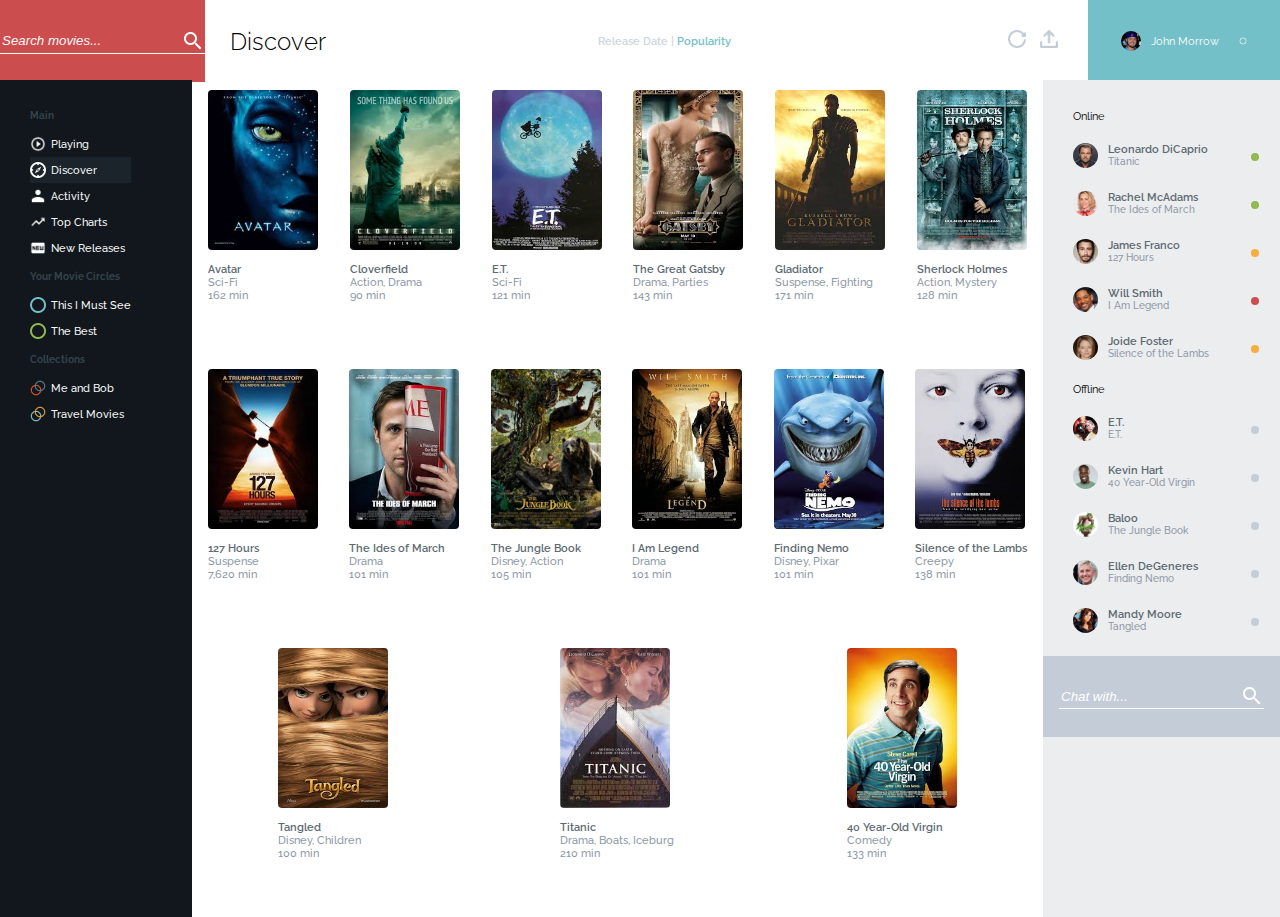
<file: index.html>
<!DOCTYPE html>
<html>
<head>
  <title>Movie Website (CSS Project)</title>
  <link rel="stylesheet" type="text/css" href="style.css">
  <link href="https://fonts.googleapis.com/css?family=Raleway:300i,400,400i,500,500i,600,600i,700,700i,800,800i" rel="stylesheet">
</head>

<body class="site">
  <div class="topSuperContainer">
    <div class="topContainer">

      <div class="topLeftSidebar">
        <div class="header__search">
          <input class="search" type="text" name="search" placeholder="Search movies..."><img class="search__image" src="images/search.png" alt="search">
        </div>
      </div>

      <div class="topMainContent">

        <div class="header__title">Discover
        </div>
    
        <div class="header__sort">
          <div class="sort__item">Release Date 
          </div>
          <div class="sort__divide">|
          </div>
          <div class="sort__item sort__item--selected"> Popularity
          </div>
        </div>
    
        <div>
          <img class="header__icon" src="images/refresh.png" alt="refresh">
          <img class="header__icon" src="images/launch.png" alt="start movie">
        </div>

      </div>

      <div class="topRightSidebar">
        <div class="header__profile">
          <div class="profile">
            <img class="profile__image" src="images/me_4.jpg" alt="profile image">
              John Morrow
            <img class=" profile__status" src="images/radio_button.png" alt="online status">
          </div>
        </div>
      </div>

    </div>
  </div>

  <div class="superContainer">
    <div class="container">
       <div class="leftSidebar"> 
        <div class="nav">
          <div class="nav__title">Main
            <ul class="nav__list">
              <li class="nav__items nav__items--playing"><img class="nav__image" src="images/play.png">Playing</li>
              <li class="nav__items nav__items--is_selected nav__items--discover"><img class="nav__image" src="images/compass.png">Discover</li>
              <li class="nav__items nav__items--activity"><img class="nav__image" src="images/person.png">  Activity</li>
              <li class="nav__items nav__items--topCharts"><img class="nav__image" src="images/trending_up.png">Top Charts</li>
              <li class="nav__items nav__items--newReleases"><img class="nav__image" src="images/new.png">New Releases</li>
            </ul>
          </div>
          <div class="nav__title">Your Movie Circles
            <ul class="nav__list">
              <li class="nav__items nav__items--mustSee"><img class="nav__image" src="images/blue_ring.png">This I Must See</li>
              <li class="nav__items nav__items--theBest"><img class="nav__image" src="images/green_ring.png">The Best</li>
            </ul>
          </div>
          <div class="nav__title">Collections
            <ul class="nav__list">
              <li class="nav__items nav__items--bobAndMe"><img class="nav__image" src="images/blue_orange_rings.png">Me and Bob</li>
              <li class="nav__items nav__items--travelMovies"><img class="nav__image" src="images/blue_yellow_rings.png">Travel Movies</li>
            </ul>
          </div>
        </div>
      </div>

      <div class="mainContent">

        <div class="movie">
          <div class="movie__posterImage"><img class="movie__image" src="images/movies/avatar.jpeg"></div>
          <div class="movie__title">Avatar</div>
          <div class="movie__genre">Sci-Fi</div>
          <div class="movie__runTime">162 min</div>
        </div>

        <div class="movie">
          <div class="movie__posterImage"><img class="movie__image" src="images/movies/clover.jpeg"></div>
          <div class="movie__title">Cloverfield</div>
          <div class="movie__genre">Action, Drama</div>
          <div class="movie__runTime">90 min</div>
        </div>

        <div class="movie">
          <div class="movie__posterImage"><img class="movie__image" src="images/movies/et.jpeg"></div>
          <div class="movie__title">E.T.</div>
          <div class="movie__genre">Sci-Fi</div>
          <div class="movie__runTime">121 min</div>
        </div>

        <div class="movie">
          <div class="movie__posterImage"><img class="movie__image" src="images/movies/gatsby.jpeg"></div>
          <div class="movie__title">The Great Gatsby</div>
          <div class="movie__genre">Drama, Parties</div>
          <div class="movie__runTime">143 min</div>
        </div>

        <div class="movie">
          <div class="movie__posterImage"><img class="movie__image" src="images/movies/gladiator.jpeg"></div>
          <div class="movie__title">Gladiator</div>
          <div class="movie__genre">Suspense, Fighting</div>
          <div class="movie__runTime">171 min</div>
        </div>

        <div class="movie">
          <div class="movie__posterImage"><img class="movie__image" src="images/movies/holmes.jpeg"></div>
          <div class="movie__title">Sherlock Holmes</div>
          <div class="movie__genre">Action, Mystery</div>
          <div class="movie__runTime">128 min</div>
        </div>

        <div class="movie">
          <div class="movie__posterImage"><img class="movie__image" src="images/movies/hours.jpeg"></div>
          <div class="movie__title">127 Hours</div>
          <div class="movie__genre">Suspense</div>
          <div class="movie__runTime">7,620 min</div>
        </div>

        <div class="movie">
          <div class="movie__posterImage"><img class="movie__image" src="images/movies/ides.jpeg"></div>
          <div class="movie__title">The Ides of March</div>
          <div class="movie__genre">Drama</div>
          <div class="movie__runTime">101 min</div>
        </div>

        <div class="movie">
          <div class="movie__posterImage"><img class="movie__image" src="images/movies/jungle.jpeg"></div>
          <div class="movie__title">The Jungle Book</div>
          <div class="movie__genre">Disney, Action</div>
          <div class="movie__runTime">105 min</div>
        </div>
        
        <div class="movie">
          <div class="movie__posterImage"><img class="movie__image" src="images/movies/legend.jpeg"></div>
          <div class="movie__title">I Am Legend</div>
          <div class="movie__genre">Drama</div>
          <div class="movie__runTime">101 min</div>
        </div>

        <div class="movie">
          <div class="movie__posterImage"><img class="movie__image" src="images/movies/nemo.jpeg"></div>
          <div class="movie__title">Finding Nemo</div>
          <div class="movie__genre">Disney, Pixar</div>
          <div class="movie__runTime">101 min</div>
        </div>

        <div class="movie">
          <div class="movie__posterImage"><img class="movie__image" src="images/movies/silence.jpeg"></div>
          <div class="movie__title">Silence of the Lambs</div>
          <div class="movie__genre">Creepy</div>
          <div class="movie__runTime">138 min</div>
        </div>

        <div class="movie">
          <div class="movie__posterImage"><img class="movie__image" src="images/movies/tangled.jpeg"></div>
          <div class="movie__title">Tangled</div>
          <div class="movie__genre">Disney, Children</div>
          <div class="movie__runTime">100 min</div>
        </div>

        <div class="movie">
          <div class="movie__posterImage"><img class="movie__image" src="images/movies/titanic.jpeg"></div>
          <div class="movie__title">Titanic</div>
          <div class="movie__genre">Drama, Boats, Iceburg</div>
          <div class="movie__runTime">210 min</div>
        </div>
        
        <div class="movie">
          <div class="movie__posterImage"><img class="movie__image" src="images/movies/virgin.jpeg"></div>
          <div class="movie__title">40 Year-Old Virgin</div>
          <div class="movie__genre">Comedy</div>
          <div class="movie__runTime">133 min</div>
        </div>

      </div>

      <div class="rightSidebar">
        <div class="friends__online">Online

          <div class="friends__profile">
            <div class="friend__left">
              <img class="friend__image" src="images/faces/leo.jpg" alt="friend image">
            </div>
            <div class="friend__main">
              <div class="friend__name">Leonardo DiCaprio</div>
              <div class="friend__movie">Titanic</div>
            </div>
            <div class="friend__right">
              <svg height="28" width="10"><circle cx="5" cy="14" r="4" fill="#93B951" /></svg>
            </div>
          </div>

          <div class="friends__profile">
            <div class="friend__left">
              <img class="friend__image" src="images/faces/rachel.jpg" alt="friend image">
            </div>
            <div class="friend__main">
              <div class="friend__name">Rachel McAdams</div>
              <div class="friend__movie">The Ides of March</div>
            </div>
            <div class="friend__right">
              <svg height="28" width="10"><circle cx="5" cy="14" r="4" fill="#93B951" /></svg>
            </div>
          </div>

          <div class="friends__profile">
            <div class="friend__left">
              <img class="friend__image" src="images/faces/franco.jpg" alt="friend image">
            </div>
            <div class="friend__main">
              <div class="friend__name">James Franco</div>
              <div class="friend__movie">127 Hours</div>
            </div>
            <div class="friend__right">
              <svg height="28" width="10"><circle cx="5" cy="14" r="4" fill="#F5AE3F" /></svg>
            </div>
          </div>

          <div class="friends__profile">
            <div class="friend__left">
              <img class="friend__image" src="images/faces/will.jpg" alt="friend image">
            </div>
            <div class="friend__main">
              <div class="friend__name">Will Smith</div>
              <div class="friend__movie">I Am Legend</div>
            </div>
            <div class="friend__right">
              <svg height="28" width="10"><circle cx="5" cy="14" r="4" fill="#CC4D4D" /></svg>
            </div>
          </div>

          <div class="friends__profile">
            <div class="friend__left">
              <img class="friend__image" src="images/faces/foster.jpg" alt="friend image">
            </div>
            <div class="friend__main">
              <div class="friend__name">Joide Foster</div>
              <div class="friend__movie">Silence of the Lambs</div>
            </div>
            <div class="friend__right">
              <svg height="28" width="10"><circle cx="5" cy="14" r="4" fill="#F5AE3F" /></svg>
            </div>
          </div>
        </div>

        <div class="friends__offline">Offline

          <div class="friends__profile">
            <div class="friend__left">
              <img class="friend__image" src="images/faces/et.jpg" alt="friend image">
            </div>
            <div class="friend__main">
              <div class="friend__name">E.T.</div>
              <div class="friend__movie">E.T.</div>
            </div>
            <div class="friend__right">
              <svg height="28" width="10"><circle cx="5" cy="14" r="4" fill="#C4CCD8" /></svg>
            </div>
          </div>

          <div class="friends__profile">
            <div class="friend__left">
              <img class="friend__image" src="images/faces/kevin.jpg" alt="friend image">
            </div>
            <div class="friend__main">
              <div class="friend__name">Kevin Hart</div>
              <div class="friend__movie">40 Year-Old Virgin</div>
            </div>
            <div class="friend__right">
              <svg height="28" width="10"><circle cx="5" cy="14" r="4" fill="#C4CCD8" /></svg>
            </div>
          </div>

          <div class="friends__profile">
            <div class="friend__left">
              <img class="friend__image" src="images/faces/baloo.jpg" alt="friend image">
            </div>
            <div class="friend__main">
              <div class="friend__name">Baloo</div>
              <div class="friend__movie">The Jungle Book</div>
            </div>
            <div class="friend__right">
              <svg height="28" width="10"><circle cx="5" cy="14" r="4" fill="#C4CCD8" /></svg>
            </div>
          </div>

          <div class="friends__profile">
            <div class="friend__left">
              <img class="friend__image" src="images/faces/ellen.jpg" alt="friend image">
            </div>
            <div class="friend__main">
              <div class="friend__name">Ellen DeGeneres</div>
              <div class="friend__movie">Finding Nemo</div>
            </div>
            <div class="friend__right">
              <svg height="28" width="10"><circle cx="5" cy="14" r="4" fill="#C4CCD8" /></svg>
            </div>
          </div>

          <div class="friends__profile">
            <div class="friend__left">
              <img class="friend__image" src="images/faces/mandi-candy.jpg" alt="friend image">
            </div>
            <div class="friend__main">
              <div class="friend__name">Mandy Moore</div>
              <div class="friend__movie">Tangled</div>
            </div>
            <div class="friend__right">
              <svg height="28" width="10"><circle cx="5" cy="14" r="4" fill="#C4CCD8" /></svg>
            </div>
          </div>
        </div>

        <div class="chatBox">
          <input class="chatBox__search" type="text" name="chat box" placeholder="Chat with..."><img class="chatBox__image" src="images/search.png" alt="Chat Box">

        </div>
      </div>

    </div>
  </div>    
</body>

</html>
</file>
<file: style.css>
/* ------------------------ layout and background ------------------ */
.site {
	margin: 0px;
	font-family: "Raleway", sans-serif;
}

.topSuperContainer {
  display: flex;
  height: 80px;
  flex-direction: column;
}

.superContainer {
  display: flex;
  min-height: 93vh;
  flex-direction: column;
}

.topContainer {
	display: flex;
  	flex: 1;
}

.topLeftSidebar {
	display: flex;
	justify-content: center;
	align-items: center;
	/* 12em is the width of the column */
	flex: 0 0 12em;
	background-color: #CC4D4D;
}

.topMainContent {
	display: flex;
	justify-content: space-between;
	align-items: center;
  	flex: 1;
  	padding: 25px;
}

.topRightSidebar {
	display: flex;
	justify-content: center;
	align-items: center;
	/* 12em is the width of the column */
	flex: 0 0 12em;
	background: #74C0C8;
}

.container {
  	display: flex;
  	flex: 1;
}

.mainContent {
	display: flex;
  	flex: 1;
  	flex-wrap: wrap;
  	justify-content: space-around;
}

.leftSidebar {
	display: flex;
	/* 12em is the width of the column */
	flex: 0 0 12em;
	background: #11171C;
}

.rightSidebar {
	display: flex;
	justify-content: center;
	/* 12em is the width of the column */
	flex: 0 0 12em;
	background: #ECEDEF;
}

/* ------------------------- Search Box CSS ------------------------- */

.header__search {
	display: flex;
	justify-content: center;
}
.search{
	font-style: none;
	border-style: none;
	border-bottom: solid 1px white;
	background-color: transparent;
	
	color: white;
}

.search::-webkit-input-placeholder {
	color: #F6F7F7;
	font-style: italic;
	font-weight: lighter;
}

.search__image {
	border-bottom: solid 1px white;
	width: 24px;
}

/* ------------------------- Title CSS ------------------------- */

.header__title {
	font-size: 24px;
	font-weight: 300;
}

/* ------------------------- Header Sort CSS ------------------------- */

.header__sort {
	color: #CED6DE;
	font-size: 11px;
	font-weight: 600;
}

.sort__item {
	display: inline;
}	

.sort__divide {
	display: inline;

}

.sort__item--selected {
	color: #74C0C8;
}

/* ------------------------- Header Icon CSS ------------------------- */

.header__icon {
	display: inline;
	width: 18px;
	margin: 5px;

}

/* ------------------------- Header Profile CSS ------------------------- */

.header__profile {
}

.profile {
	display: flex;
	align-items: center;
	font-size: 11px;
	color: white;
}

.profile__image {
	width: 20px;
	border-radius: 10px;
	margin-right: 10px;
}

.profile__status {
	width: 8px;
	margin-left: 20px;
	border-radius: 50%;
}

/* ------------------------- Nav CSS ------------------------- */

.nav{
	padding: 30px;
}

.nav__title {
	color: #34434B;
	font-size: 10px;
	font-weight: bold;
}

.nav__list{
	list-style-type: none;
	padding-left: 0px;
}

.nav__items {
	display: flex;
	align-items: center;
	padding: 5px 0;
	color: #F6F7F7;
	font-size: 11px;
	font-weight: 500;
}

.nav__items.nav__items--is_selected{
	background-color: #1C242B;
}

.nav__image {
	padding-right: 5px;
	width: 16px;
}

.nav__items--playing{

}

.nav__items--discover{

}

.nav__items--activity {

}

.nav__items--topCharts {

}

.nav__items--newReleases {

}

.nav__items--mustSee {
	
}

.nav__items--theBest{
	
}

.nav__items--bobAndMe{

}

.nav__items--travelMovies{

}

/* ------------------------- Moive CSS ------------------------- */

.movie{
	margin: 10px;
	font-size: 11px;
	color: #8D98A6;
}

.movie__posterImage {
}

.movie__image {
	height: 160px;
	width: 110px;
	border-radius: 4px;
	margin-bottom: 10px;
}

.movie__title{
	font-weight: bold;
	color: #5B6971;
	font-weight: 600;
}

.movie__genre{
	font-weight: 500;
}

.movie__runTime {
	font-weight: 500;
}

/* ------------------------- Friend CSS ------------------------- */
.rightSidebar {
	display: flex;
	flex-direction: column;
	justify-content: flex-start;
}
.friends__online {
	color: black;
	font-size: 11px;
	margin: 30px 0 0 30px;
}

.friends__offline {
	color: black;
	font-size: 11px;
	margin-left: 30px;
}

.friends__profile {
	display: flex;
  	flex: 1;
	font-size: 11px;
	margin: 20px 20px 20px 0;
}

.friend__left {
	display: flex;
	flex: 0;
}

.friend__main {
  	flex: 1;
  	flex-wrap: wrap;
}

.friend__right {
	display: flex;
	flex: 0;
}

.friend__image{
	display: flex;
	align-self: flex-start;
	width: 25px;
	height: 25px;
	border-radius: 50%;
	margin-right: 10px;
}

.friend__name {
	display: flex;
	align-self: center;
	color: #5B6971;
	font-weight: 600;
}

.friend__movie {
	display: flex;
	align-self: center;
	font-size: 10px;
	color: #8D98A6;
	font-weight: 500;
}

.friend__status {
	display: flex;
	justify-content: center;
	width: 7px;
}

/* ------------------------- Chat Box CSS ------------------------- */

.chatBox{
	padding: 28px 16px;
	display: flex;
	justify-content: center;
	background-color: #C4CCD8;
}
.chatBox__search{
	font-style: none;
	border-style: none;
	border-bottom: solid 1px white;
	background-color: transparent;
	
	color: white;
}

.chatBox__search::-webkit-input-placeholder {
	color: white;
	font-style: italic;
}

.chatBox__image {
	border-bottom: solid 1px white;
	width: 24px;
}
</file>
